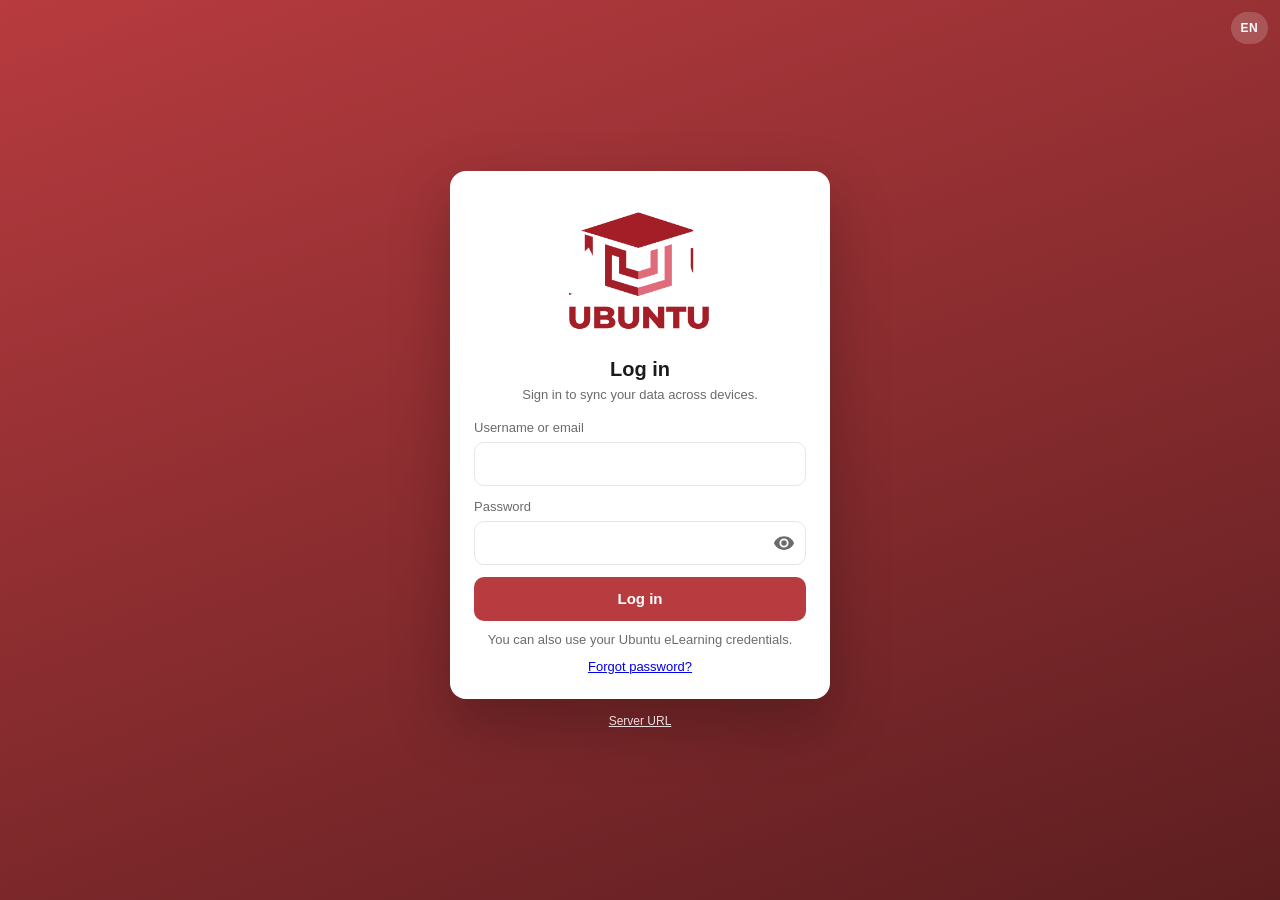
<file: app/index.html>
<!doctype html>
<html lang="fr">
<head>
  <meta charset="utf-8" />
  <meta name="viewport" content="width=device-width, initial-scale=1, viewport-fit=cover" />
  <meta name="theme-color" content="#B73B3F" />
  <meta name="apple-mobile-web-app-capable" content="yes" />
  <meta name="apple-mobile-web-app-status-bar-style" content="default" />
  <meta name="apple-mobile-web-app-title" content="Ubuntu 3.0" />
  <link rel="manifest" href="manifest.webmanifest" />
  <link rel="icon" type="image/png" sizes="192x192" href="icon-192.png" />
  <link rel="apple-touch-icon" href="icon-192.png" />
  <link rel="stylesheet" href="app.css" />
  <title>Ubuntu 3.0 — Suivi &amp; Évaluation</title>
</head>
<body>
  <header class="app-header">
    <div class="app-header__inner">
      <div class="app-header__nav">
        <button class="nav-btn" id="nav-back-btn" type="button" title="Back" aria-label="Back">
          <svg viewBox="0 0 24 24" width="18" height="18" aria-hidden="true"><path fill="currentColor" d="M15.41 7.41 14 6l-6 6 6 6 1.41-1.41L10.83 12z"/></svg>
        </button>
        <button class="nav-btn" id="nav-fwd-btn" type="button" title="Forward" aria-label="Forward">
          <svg viewBox="0 0 24 24" width="18" height="18" aria-hidden="true"><path fill="currentColor" d="M8.59 16.59 10 18l6-6-6-6-1.41 1.41L13.17 12z"/></svg>
        </button>
      </div>
      <h1 class="app-header__title" id="page-title">Ubuntu 3.0</h1>
      <div class="app-header__status">
        <button class="sync-btn" id="sync-btn" type="button" data-state="idle">
          <svg class="sync-icon" viewBox="0 0 24 24" width="18" height="18" aria-hidden="true"><path fill="currentColor" d="M12 4V1L8 5l4 4V6c3.31 0 6 2.69 6 6 0 1.01-.25 1.97-.7 2.8l1.46 1.46A7.93 7.93 0 0 0 20 12c0-4.42-3.58-8-8-8zm0 14c-3.31 0-6-2.69-6-6 0-1.01.25-1.97.7-2.8L5.24 7.74A7.93 7.93 0 0 0 4 12c0 4.42 3.58 8 8 8v3l4-4-4-4v3z"/></svg>
        </button>
        <button class="bell-btn" id="bell-btn" type="button" title="Notifications" aria-label="Notifications" data-count="0">
          <svg viewBox="0 0 24 24" width="18" height="18" aria-hidden="true"><path fill="currentColor" d="M12 22c1.1 0 2-.9 2-2h-4a2 2 0 0 0 2 2zm6-6V11c0-3.07-1.63-5.64-4.5-6.32V4a1.5 1.5 0 0 0-3 0v.68C7.64 5.36 6 7.92 6 11v5l-2 2v1h16v-1l-2-2z"/></svg>
          <span class="bell-dot" id="bell-dot" hidden></span>
        </button>
        <!-- v0.3.7 — language switcher hidden from the header; trainers
             change language from the More tab's Language card instead. -->
        <button class="lang-btn" id="lang-btn" type="button" aria-haspopup="menu" aria-expanded="false" hidden>
          <svg viewBox="0 0 24 24" width="16" height="16" aria-hidden="true"><path fill="currentColor" d="M12 2a10 10 0 1 0 10 10A10 10 0 0 0 12 2zm6.93 7h-2.95a15.65 15.65 0 0 0-1.38-3.56A8 8 0 0 1 18.92 9zM12 4a13.41 13.41 0 0 1 1.92 5H10.08A13.41 13.41 0 0 1 12 4zM4.26 14a7.84 7.84 0 0 1 0-4h3.38a16.6 16.6 0 0 0 0 4zm.81 2h2.95a15.65 15.65 0 0 0 1.38 3.56A8 8 0 0 1 5.08 16zm2.95-8H5.08a8 8 0 0 1 4.32-3.56A15.65 15.65 0 0 0 8.02 8zM12 20a13.41 13.41 0 0 1-1.92-5h3.84A13.41 13.41 0 0 1 12 20zm2.34-7H9.66a14.93 14.93 0 0 1 0-4h4.68a14.93 14.93 0 0 1 0 4zm.26 6.56A15.65 15.65 0 0 0 15.98 16h2.95a8 8 0 0 1-4.33 3.56zM16.36 14a16.6 16.6 0 0 0 0-4h3.38a7.84 7.84 0 0 1 0 4z"/></svg>
          <span class="lang-btn__code" id="lang-current">FR</span>
        </button>
        <span class="net-dot" id="net-dot"></span>
      </div>
    </div>
    <div class="lang-menu" id="lang-menu" role="menu" hidden>
      <button class="lang-menu__item" type="button" role="menuitem" data-lang="fr"><span class="lang-menu__code">FR</span> Français</button>
      <button class="lang-menu__item" type="button" role="menuitem" data-lang="en"><span class="lang-menu__code">EN</span> English</button>
      <button class="lang-menu__item" type="button" role="menuitem" data-lang="rn"><span class="lang-menu__code">RN</span> Ikirundi</button>
      <button class="lang-menu__item" type="button" role="menuitem" data-lang="sw"><span class="lang-menu__code">SW</span> Kiswahili</button>
      <button class="lang-menu__item" type="button" role="menuitem" data-lang="ar" lang="ar"><span class="lang-menu__code">AR</span> العربية</button>
    </div>
  </header>

  <main id="view" class="view" aria-live="polite"></main>

  <nav class="tabbar" role="navigation" aria-label="Navigation principale">
    <!-- Order chosen by usage frequency: most → least -->
    <a class="tab" href="#/dashboard" data-tab="dashboard">
      <svg viewBox="0 0 24 24" width="22" height="22" aria-hidden="true"><path fill="currentColor" d="M3 13h8V3H3v10zm0 8h8v-6H3v6zm10 0h8V11h-8v10zm0-18v6h8V3h-8z"/></svg>
      <span data-i18n="tab.dashboard">Tableau</span>
    </a>
    <a class="tab" href="#/sessions" data-tab="sessions">
      <svg viewBox="0 0 24 24" width="22" height="22" aria-hidden="true"><path fill="currentColor" d="M19 4h-1V2h-2v2H8V2H6v2H5C3.9 4 3 4.9 3 6v14c0 1.1.9 2 2 2h14c1.1 0 2-.9 2-2V6c0-1.1-.9-2-2-2zm0 16H5V10h14v10zm0-12H5V6h14v2zM7 12h5v5H7z"/></svg>
      <span data-i18n="tab.sessions">Sessions</span>
    </a>
    <a class="tab" href="#/stories" data-tab="stories">
      <svg viewBox="0 0 24 24" width="22" height="22" aria-hidden="true"><path fill="currentColor" d="M20 2H4c-1.1 0-2 .9-2 2v18l4-4h14c1.1 0 2-.9 2-2V4c0-1.1-.9-2-2-2zM6 9h12v2H6V9zm8 5H6v-2h8v2zm4-6H6V6h12v2z"/></svg>
      <span data-i18n="tab.stories">Récits</span>
    </a>
    <a class="tab" href="#/groups" data-tab="groups">
      <svg viewBox="0 0 24 24" width="22" height="22" aria-hidden="true"><path fill="currentColor" d="M4 6h16v2H4zm0 5h16v2H4zm0 5h16v2H4z"/><circle cx="6" cy="7" r="1.4" fill="currentColor"/><circle cx="6" cy="12" r="1.4" fill="currentColor"/><circle cx="6" cy="17" r="1.4" fill="currentColor"/></svg>
      <span data-i18n="tab.courses">Cours</span>
    </a>
    <a class="tab" href="#/cohorts" data-tab="cohorts">
      <svg viewBox="0 0 24 24" width="22" height="22" aria-hidden="true"><path fill="currentColor" d="M16 11c1.66 0 2.99-1.34 2.99-3S17.66 5 16 5s-3 1.34-3 3 1.34 3 3 3zM8 11c1.66 0 2.99-1.34 2.99-3S9.66 5 8 5 5 6.34 5 8s1.34 3 3 3zm0 2c-2.33 0-7 1.17-7 3.5V19h14v-2.5C15 14.17 10.33 13 8 13zm8 0c-.29 0-.62.02-.97.05 1.16.84 1.97 1.97 1.97 3.45V19h6v-2.5c0-2.33-4.67-3.5-7-3.5z"/></svg>
      <span data-i18n="tab.cohorts">Années académiques</span>
    </a>
    <a class="tab" href="#/reports" data-tab="reports">
      <svg viewBox="0 0 24 24" width="22" height="22" aria-hidden="true"><path fill="currentColor" d="M5 9.2h3V19H5V9.2zm5.6-5h2.8V19h-2.8V4.2zM16.2 13H19V19h-2.8v-6z"/></svg>
      <span data-i18n="tab.reports">Rapports</span>
    </a>
    <a class="tab" href="#/more" data-tab="more">
      <svg viewBox="0 0 24 24" width="22" height="22" aria-hidden="true"><circle cx="5" cy="12" r="2" fill="currentColor"/><circle cx="12" cy="12" r="2" fill="currentColor"/><circle cx="19" cy="12" r="2" fill="currentColor"/></svg>
      <span data-i18n="tab.more">Plus</span>
    </a>
  </nav>

  <div id="toast" class="toast" role="status" aria-live="polite" hidden></div>

  <script src="i18n.js" defer></script>
  <script src="db.js" defer></script>
  <script src="api.js" defer></script>
  <script src="sync.js" defer></script>
  <script src="app.js" defer></script>
</body>
</html>
</file>
<file: app/app.css>
/* Ubuntu 3.0 — base styles, mobile-first */
:root {
  --brand: #B73B3F;
  --brand-dark: #8C2D31;
  --brand-tint: #FBEDED;
  --bg: #F7F7F8;
  --card: #FFFFFF;
  --text: #1B1B1B;
  --muted: #6B6B6B;
  --border: #E6E6E8;
  --shadow: 0 1px 2px rgba(0,0,0,0.04), 0 4px 12px rgba(0,0,0,0.05);
  --success: #2D8659;
  --warning: #B7791F;
  --danger: #B73B3F;
  --radius: 14px;
  --tabbar-h: 64px;
  --header-h: 56px;
  --safe-bottom: env(safe-area-inset-bottom, 0px);
  --safe-top: env(safe-area-inset-top, 0px);
}

* { box-sizing: border-box; }

html, body { margin: 0; padding: 0; }
body {
  font-family: -apple-system, BlinkMacSystemFont, 'Segoe UI', Roboto, 'Helvetica Neue', Arial, sans-serif;
  background: var(--bg);
  color: var(--text);
  font-size: 16px;
  line-height: 1.45;
  -webkit-font-smoothing: antialiased;
  -webkit-tap-highlight-color: transparent;
}

/* ---------- header ---------- */
.app-header {
  position: sticky; top: 0; z-index: 10;
  background: var(--brand);
  color: #fff;
  padding-top: var(--safe-top);
}
.app-header__inner {
  height: var(--header-h);
  display: flex;
  align-items: center;
  gap: 8px;
  padding: 0 12px;
}
.app-header__title {
  flex: 1;
  margin: 0;
  font-size: 22px;
  font-weight: 800;
  letter-spacing: 0.2px;
  white-space: nowrap;
  overflow: hidden;
  text-overflow: ellipsis;
}
/* Forward-nav button hidden for now — trainers asked for Back only.
   The JS that powers it stays in place; only the visual is suppressed. */
#nav-fwd-btn { display: none !important; }
.app-header__status { display: flex; align-items: center; gap: 10px; }
.icon-btn {
  background: transparent;
  border: 0;
  color: #fff;
  padding: 8px;
  border-radius: 999px;
  display: inline-flex;
  align-items: center;
  justify-content: center;
  cursor: pointer;
}
.icon-btn:active { background: rgba(255,255,255,.15); }
.net-dot {
  width: 10px; height: 10px; border-radius: 50%;
  /* Green when online — reads as a familiar "good signal" cue on the
     red header. Falls back to a hex value in case --success isn't
     loaded yet during the first paint. */
  background: var(--success, #2D8659);
  box-shadow: 0 0 0 2px rgba(255,255,255,.4);
  display: inline-block;
}
.net-dot.offline { background: #ffd75e; box-shadow: 0 0 0 2px rgba(255,255,255,.4); }

/* ---------- sync button ---------- */
.sync-btn {
  background: rgba(255,255,255,.15);
  color: #fff;
  border: 0;
  border-radius: 999px;
  width: 32px; height: 32px;
  display: inline-flex; align-items: center; justify-content: center;
  cursor: pointer;
  padding: 0;
}
.sync-btn:active { background: rgba(255,255,255,.28); }
.sync-btn[data-state="syncing"] .sync-icon { animation: sync-spin 1.1s linear infinite; }

/* ---------- header back / forward nav ---------- */
.app-header__nav {
  display: inline-flex;
  align-items: center;
  gap: 6px;
  margin-right: 8px;
}
.nav-btn {
  background: rgba(255,255,255,.15);
  color: #fff;
  border: 0;
  border-radius: 999px;
  width: 32px; height: 32px;
  display: inline-flex; align-items: center; justify-content: center;
  cursor: pointer;
  padding: 0;
}
.nav-btn:hover,
.nav-btn:active { background: rgba(255,255,255,.28); }
.nav-btn[disabled] { opacity: .45; cursor: not-allowed; }

/* ---------- header notification bell ---------- */
.bell-btn {
  position: relative;
  background: rgba(255,255,255,.15);
  color: #fff;
  border: 0;
  border-radius: 999px;
  width: 32px; height: 32px;
  display: inline-flex; align-items: center; justify-content: center;
  cursor: pointer;
  padding: 0;
}
.bell-btn:hover,
.bell-btn:active { background: rgba(255,255,255,.28); }
/* Notification badge — sits on the bell with the count of unseen
   Moodle items. Auto-sizes to the digits inside; goes round when
   there's a single character, pill-shaped for 2-3 chars. */
.bell-dot {
  position: absolute;
  top: -4px; right: -4px;
  min-width: 16px; height: 16px;
  padding: 0 4px;
  background: #FFD43B;
  color: var(--brand-dark);
  border-radius: 999px;
  box-shadow: 0 0 0 2px var(--brand);
  pointer-events: none;
  display: inline-flex; align-items: center; justify-content: center;
  font-size: 10px; line-height: 1; font-weight: 800;
}
.bell-btn[data-count="0"] .bell-dot { display: none; }
.sync-btn[data-state="error"]    { background: rgba(255,255,255,.18); color: #FFD0CE; }
.sync-btn[data-state="offline"]  { color: #FFE89A; }
.sync-btn[data-state="idle"]     { color: #FFFFFF; }
@keyframes sync-spin { from { transform: rotate(0deg); } to { transform: rotate(360deg); } }

/* ---------- settings icon button (header) ---------- */
.settings-btn {
  background: rgba(255,255,255,.15);
  color: #fff;
  border: 0;
  border-radius: 999px;
  width: 32px; height: 32px;
  display: inline-flex; align-items: center; justify-content: center;
  cursor: pointer;
  text-decoration: none;
  padding: 0;
}
.settings-btn:active,
.settings-btn:hover { background: rgba(255,255,255,.28); }

/* ---------- language switcher ---------- */
.lang-btn {
  display: inline-flex; align-items: center; gap: 4px;
  background: rgba(255,255,255,.18);
  color: #fff;
  border: 0;
  border-radius: 999px;
  padding: 6px 10px;
  font-size: 12px;
  font-weight: 700;
  letter-spacing: .4px;
  cursor: pointer;
  min-height: 32px;
}
.lang-btn:active { background: rgba(255,255,255,.28); }
.lang-btn[aria-expanded="true"] { background: rgba(255,255,255,.28); }
/* Author display:inline-flex above wins over the browser default
   [hidden] { display: none }, so the hidden attribute alone wouldn't
   work — be explicit. Used when the header lang button is hidden. */
.lang-btn[hidden] { display: none; }
.lang-btn__code { line-height: 1; }

.lang-menu {
  position: absolute;
  right: 12px;
  top: calc(var(--header-h) + var(--safe-top) - 4px);
  background: #fff;
  border-radius: 12px;
  box-shadow: 0 8px 24px rgba(0,0,0,.18);
  border: 1px solid var(--border);
  min-width: 180px;
  overflow: hidden;
  z-index: 30;
}
.lang-menu__item {
  display: flex; align-items: center; gap: 10px;
  width: 100%;
  background: #fff;
  color: var(--text);
  border: 0;
  padding: 12px 14px;
  font-size: 14px;
  cursor: pointer;
  text-align: left;
  min-height: 44px;
}
.lang-menu__item:hover { background: #F4F4F6; }
.lang-menu__item:active { background: var(--brand-tint); }
.lang-menu__item[aria-current="true"] {
  color: var(--brand);
  font-weight: 600;
}
.lang-menu__code {
  display: inline-block;
  min-width: 28px;
  padding: 2px 6px;
  background: var(--brand-tint);
  color: var(--brand-dark);
  border-radius: 6px;
  font-size: 11px;
  font-weight: 700;
  text-align: center;
  letter-spacing: .4px;
}
.lang-menu__item[aria-current="true"] .lang-menu__code {
  background: var(--brand);
  color: #fff;
}

/* ---------- main view ---------- */
.view {
  padding: 16px;
  padding-bottom: calc(var(--tabbar-h) + 24px + var(--safe-bottom));
  max-width: 720px;
  margin: 0 auto;
}

/* ---------- tabbar ---------- */
.tabbar {
  position: fixed; left: 0; right: 0; bottom: 0;
  height: calc(var(--tabbar-h) + var(--safe-bottom));
  padding-bottom: var(--safe-bottom);
  background: #fff;
  border-top: 1px solid var(--border);
  display: grid;
  /* Default to the maximum number of tabs we ship (Dashboard, Sessions,
     Stories, Courses, Cohorts, Reports, More). applyTabVisibility()
     overrides this inline with the count of visible tabs so the bar
     redistributes evenly when one is hidden. */
  grid-template-columns: repeat(7, 1fr);
  z-index: 9;
}
.tab {
  display: flex; flex-direction: column; align-items: center; justify-content: center;
  text-decoration: none;
  color: var(--muted);
  font-size: 10.5px;
  gap: 2px;
  padding: 6px 0;
  white-space: nowrap;
}
.tab[aria-current="page"] { color: var(--brand); }
.tab span { line-height: 1; }
/* Without this rule the .tab class wins over the browser's default
   [hidden] { display: none }, so a hidden tab would still render as a
   flex column. Needed by SETTINGS.chromeCfg → applyTabVisibility. */
.tab[hidden] { display: none; }

/* ---------- typography & utility ---------- */
h2 { font-size: 20px; margin: 8px 0 12px; }
h3 { font-size: 16px; margin: 8px 0 8px; }
p { margin: 6px 0; }
.muted { color: var(--muted); }
.small { font-size: 13px; }
.row { display: flex; gap: 8px; align-items: center; }
.row.between { justify-content: space-between; }
.grow { flex: 1; }
.spacer { height: 12px; }
.spacer-lg { height: 20px; }
.hint { color: var(--muted); font-size: 13px; }

/* ---------- buttons ---------- */
.btn {
  display: inline-flex; align-items: center; justify-content: center;
  gap: 6px;
  background: var(--brand);
  color: #fff;
  border: 0;
  border-radius: 10px;
  padding: 12px 16px;
  font-size: 15px;
  font-weight: 600;
  cursor: pointer;
  min-height: 44px;
  text-decoration: none;
}
.btn:active { background: var(--brand-dark); }
.btn--ghost {
  background: transparent;
  color: var(--brand);
  border: 1px solid var(--brand);
}
.btn--ghost:active { background: var(--brand-tint); }
.btn--soft {
  background: var(--brand-tint);
  color: var(--brand-dark);
}
.btn--danger { background: var(--danger); }
.btn--block { width: 100%; }
.btn--sm { padding: 8px 12px; font-size: 13px; min-height: 36px; }

/* ---------- cards ---------- */
.card {
  background: var(--card);
  border: 1px solid var(--border);
  border-radius: var(--radius);
  padding: 14px;
  box-shadow: var(--shadow);
  margin-bottom: 12px;
}
.card__title { font-weight: 600; font-size: 16px; margin: 0 0 4px; }
.card__sub { color: var(--muted); font-size: 13px; }
/* Session photo banner — visual proof of attendance, shown above the
   session header card when a photo is attached. Height is capped so
   the banner stays a "thumbnail strip" rather than dominating the
   screen on tall portraits. */
.session-photo-banner {
  position: relative;
  margin: 0 0 12px;
  border-radius: var(--radius);
  overflow: hidden;
  background: #eee;
  max-height: 140px;
}
.session-photo-banner img {
  width: 100%;
  max-height: 140px;
  object-fit: cover;
  display: block;
  cursor: grab;
  /* Prevent the page from scrolling when the trainer drags inside the
     banner to reposition the crop — pointer events handle the gesture. */
  touch-action: none;
  user-select: none;
  -webkit-user-drag: none;
}
.session-photo-banner img.is-dragging { cursor: grabbing; }
.session-photo-banner__delete {
  position: absolute;
  top: 8px; right: 8px;
  width: 32px; height: 32px;
  border: 0; padding: 0;
  border-radius: 50%;
  background: rgba(0, 0, 0, 0.55);
  color: #fff;
  cursor: pointer;
  display: inline-flex; align-items: center; justify-content: center;
  transition: background .12s;
}
.session-photo-banner__delete:hover { background: rgba(0, 0, 0, 0.75); }
.session-photo-banner__delete svg { width: 18px; height: 18px; }

/* Voice-note strip — sits between the photo banner and the session
   header card. Holds a native <audio controls> player and a delete X
   on the right so the trainer can drop the memo as easily as a photo. */
.session-audio-strip {
  display: flex;
  align-items: center;
  gap: 10px;
  padding: 8px 10px 8px 12px;
  background: var(--brand-tint);
  border: 1px solid rgba(183, 59, 63, 0.15);
  border-radius: var(--radius);
  margin: 0 0 12px;
}
.session-audio-strip audio {
  flex: 1; min-width: 0;
  height: 36px;
}
.session-audio-strip__delete {
  background: transparent;
  border: 0; padding: 4px;
  color: var(--muted);
  cursor: pointer;
  display: inline-flex; align-items: center; justify-content: center;
  border-radius: 8px;
}
.session-audio-strip__delete:hover { color: var(--brand); background: rgba(255,255,255,.5); }
.session-audio-strip__delete svg { width: 18px; height: 18px; }

/* Accent variant — light brand-tinted header card used on
   Course / Cohort / Session detail pages so the top card stands out
   from the lists below it. */
.card--accent {
  background: var(--brand-tint);
  border-color: rgba(183, 59, 63, 0.22);
}
.card--accent .card__title { color: var(--brand-dark); }
.card-link {
  display: block; text-decoration: none; color: inherit;
}
.card-link:active .card { background: #FAFAFA; }

/* Dashboard greeting — bigger than a generic .small muted line so the
   trainer's name lands as a personal cue, while keeping the snapshot
   sentence next to it. <strong> inside picks up the brand colour. */
.dash-hello {
  font-size: 17px;
  line-height: 1.35;
  color: var(--text);
  margin: 4px 0 14px;
}
.dash-hello strong { color: var(--brand-dark); font-weight: 700; }

/* dashboard KPIs */
.kpis {
  display: grid;
  grid-template-columns: 1fr;
  gap: 12px;
  margin-bottom: 14px;
}
@media (min-width: 560px) {
  .kpis { grid-template-columns: repeat(auto-fit, minmax(220px, 1fr)); }
}
.kpi {
  background: linear-gradient(135deg, var(--brand) 0%, var(--brand-dark) 100%);
  color: #fff;
  border-radius: var(--radius);
  padding: 18px 20px;
  box-shadow: 0 6px 20px rgba(183, 59, 63, 0.25);
}
.kpi__label {
  color: rgba(255, 255, 255, 0.85);
  font-size: 12px;
  text-transform: uppercase;
  letter-spacing: .5px;
  font-weight: 600;
}
.kpi__value {
  font-size: 36px;
  font-weight: 700;
  line-height: 1;
  margin: 6px 0 4px;
}
.kpi__sub {
  color: rgba(255, 255, 255, 0.85);
  font-size: 13px;
}
.kpi__bar {
  background: rgba(255, 255, 255, 0.25);
  height: 8px;
  border-radius: 4px;
  overflow: hidden;
  margin-top: 12px;
}
.kpi__bar-fill { background: #fff; height: 100%; }

/* dashboard tiles */
.tiles { display: grid; grid-template-columns: 1fr 1fr; gap: 12px; }
.tile {
  background: #fff;
  border: 1px solid var(--border);
  border-radius: var(--radius);
  padding: 14px;
  box-shadow: var(--shadow);
}
.tile__label { color: var(--muted); font-size: 12px; text-transform: uppercase; letter-spacing: .4px; }
.tile__value { font-size: 28px; font-weight: 700; margin-top: 4px; }
.tile__sub { color: var(--muted); font-size: 12px; margin-top: 4px; }
.tile--wide { grid-column: span 2; }

/* Clickable tile — used on the dashboard as shortcuts */
.tile--link {
  display: block;
  text-decoration: none;
  color: inherit;
  transition: transform 0.1s ease, box-shadow 0.15s ease, border-color 0.15s ease;
}
.tile--link::after {
  content: "›";
  float: right;
  color: var(--muted);
  font-size: 22px;
  line-height: 1;
  margin-top: -2px;
}
.tile--link:hover {
  border-color: var(--brand-tint);
  box-shadow: 0 4px 14px rgba(0,0,0,0.08);
}
.tile--link:active {
  transform: translateY(1px);
}

.bar { background: #EEE; height: 8px; border-radius: 4px; overflow: hidden; margin-top: 6px; }
.bar__fill { background: var(--brand); height: 100%; }

/* ---------- Resume strip ("Pick up where you left off") ----------
   These shortcuts always show under the greeting. Deliberately leaner
   than .tile — smaller padding, smaller text, no drop shadow, soft tinted
   background — so the eye reads them as "history" rather than "metrics". */
.resume-strip {
  display: grid;
  grid-template-columns: repeat(3, 1fr);
  gap: 8px;
  margin-bottom: 6px;
}
@media (max-width: 540px) {
  .resume-strip { grid-template-columns: 1fr; }
}
.resume-tile {
  display: block;
  text-decoration: none;
  color: inherit;
  background: var(--brand-soft, rgba(174, 27, 27, 0.06));
  border: 1px dashed var(--brand-tint, rgba(174, 27, 27, 0.25));
  border-radius: 10px;
  padding: 8px 10px;
  min-height: 56px;
  transition: background 0.12s ease, border-color 0.12s ease;
}
.resume-tile:hover  { background: var(--brand-soft-2, rgba(174, 27, 27, 0.10)); border-color: var(--brand); }
.resume-tile:active { transform: translateY(1px); }
.resume-tile__label {
  color: var(--brand);
  font-size: 10.5px;
  text-transform: uppercase;
  letter-spacing: .5px;
  font-weight: 700;
  line-height: 1;
}
.resume-tile__title {
  font-size: 13.5px;
  line-height: 1.25;
  font-weight: 600;
  margin-top: 4px;
  /* Two-line clamp keeps cards equal-height */
  display: -webkit-box;
  -webkit-line-clamp: 2;
  -webkit-box-orient: vertical;
  overflow: hidden;
}
.resume-tile__sub {
  color: var(--muted);
  font-size: 11px;
  margin-top: 2px;
  white-space: nowrap;
  overflow: hidden;
  text-overflow: ellipsis;
}
.resume-tile--empty {
  border-style: dotted;
  background: transparent;
  color: var(--muted);
  font-style: italic;
}
.resume-tile--empty .resume-tile__title { font-weight: 500; color: var(--muted); }
/* Extra breathing room between the resume strip and the info tiles */
.resume-spacer { height: 22px; }

/* ---------- login logo block ---------- */
.login-logo {
  display: flex;
  justify-content: center;
  align-items: center;
  padding: 8px 0 16px;
  margin: 0 -2px;
}
.login-logo img {
  display: block;
  max-width: 60%;
  max-height: 180px;
  height: auto;
  width: auto;
}

/* ---------- generic popup (Settings, etc.) ----------
 * Mobile-friendly centred dialog inspired by iOS / Material dialogs. Dim
 * scrim behind, rounded white card on top, scrolls internally so the page
 * underneath never reflows. Closes on backdrop click, Esc, or the ✕ button.
 */
.popup-bg {
  position: fixed;
  inset: 0;
  background: rgba(0, 0, 0, .45);
  z-index: 300;
  display: flex;
  align-items: center;
  justify-content: center;
  padding: 16px;
  padding-top: calc(16px + var(--safe-top));
  padding-bottom: calc(16px + var(--safe-bottom));
  animation: popup-fade-in 120ms ease-out;
}
@keyframes popup-fade-in { from { opacity: 0; } to { opacity: 1; } }
.popup {
  background: #fff;
  border-radius: 16px;
  box-shadow: 0 24px 60px rgba(0,0,0,.30);
  width: min(440px, 100%);
  max-height: calc(100vh - 32px - var(--safe-top) - var(--safe-bottom));
  display: flex;
  flex-direction: column;
  overflow: hidden;
  animation: popup-pop 160ms cubic-bezier(.2,.9,.4,1.1);
}
@keyframes popup-pop {
  from { opacity: 0; transform: translateY(8px) scale(.96); }
  to   { opacity: 1; transform: translateY(0)   scale(1);   }
}
.popup__head {
  display: flex;
  align-items: center;
  justify-content: space-between;
  padding: 14px 16px;
  border-bottom: 1px solid var(--border);
}
.popup__title { font-size: 17px; font-weight: 700; margin: 0; }
.popup__close {
  background: transparent;
  border: 0;
  border-radius: 999px;
  width: 32px; height: 32px;
  display: inline-flex; align-items: center; justify-content: center;
  cursor: pointer;
  color: var(--muted);
  font-size: 22px;
  line-height: 1;
  padding: 0;
}
.popup__close:hover { background: var(--brand-tint); color: var(--text); }
.popup__body {
  padding: 14px 16px 16px;
  overflow-y: auto;
  -webkit-overflow-scrolling: touch;
}
.popup__section { margin-bottom: 14px; }
.popup__section:last-child { margin-bottom: 0; }
.popup__section h4 {
  font-size: 12px;
  text-transform: uppercase;
  letter-spacing: .5px;
  color: var(--muted);
  margin: 4px 0 8px;
  font-weight: 700;
}
.popup__row {
  display: flex;
  align-items: center;
  gap: 10px;
  padding: 8px 4px;
  cursor: pointer;
  border-radius: 8px;
}
.popup__row:hover { background: rgba(0,0,0,.03); }
.popup__row input[type="checkbox"] {
  width: 18px; height: 18px; flex: none; accent-color: var(--brand);
}

/* On narrow phones, snap to a bottom sheet so it feels native. */
@media (max-width: 480px) {
  .popup-bg { align-items: flex-end; padding: 0; }
  .popup {
    width: 100%;
    max-width: 100%;
    border-radius: 18px 18px 0 0;
    max-height: 85vh;
    animation: popup-slide-up 200ms cubic-bezier(.2,.85,.3,1);
  }
  @keyframes popup-slide-up {
    from { transform: translateY(100%); }
    to   { transform: translateY(0); }
  }
}

/* ---------- auth overlay (login / forgot / reset) ----------
 * Full-screen branded gradient covering the app shell during auth flows.
 * Centred white card sits on top. Lang switcher is repositioned into the
 * top-right corner so trainers can still change language.
 */
.auth-overlay {
  position: fixed;
  inset: 0;
  background: linear-gradient(160deg, var(--brand), #5D1E20);
  display: flex;
  align-items: flex-start;
  justify-content: center;
  z-index: 200;
  padding: calc(20px + var(--safe-top)) 20px calc(20px + var(--safe-bottom));
  overflow-y: auto;
  -webkit-overflow-scrolling: touch;
}
.auth-overlay__inner {
  width: min(380px, 100%);
  margin: auto 0;
}
.auth-card {
  background: #fff;
  color: var(--text);
  padding: 28px 24px 22px;
  border-radius: 16px;
  box-shadow: 0 24px 60px rgba(0,0,0,.25);
}
.auth-card h2 {
  text-align: center;
  margin: 4px 0 2px;
  font-size: 20px;
}
.auth-card .muted {
  text-align: center;
  margin: 0 0 14px;
  font-size: 13px;
}
.auth-card .login-logo { padding: 0 0 12px; }
.auth-card .login-logo img { max-height: 140px; }
.auth-corner {
  position: absolute;
  top: calc(12px + var(--safe-top));
  right: 12px;
  z-index: 201;
}
.auth-server-toggle {
  display: block;
  text-align: center;
  margin-top: 14px;
  font-size: 12px;
  color: rgba(255,255,255,.85);
  text-decoration: underline;
  background: transparent;
  border: 0;
  cursor: pointer;
  width: 100%;
}
.auth-server-card {
  background: rgba(255,255,255,.96);
  margin-top: 10px;
  padding: 14px 16px;
  border-radius: 12px;
}
.auth-server-card h3 { margin: 0 0 4px; font-size: 14px; }
.auth-server-card .small.muted { text-align: left; margin: 0 0 8px; }

/* ---------- forms ---------- */
.form-group { margin-bottom: 12px; }
.form-group label { display: block; font-size: 13px; color: var(--muted); margin-bottom: 4px; }
.form-group input[type="text"],
.form-group input[type="date"],
.form-group input[type="email"],
.form-group input[type="password"],
.form-group input[type="tel"],
.form-group input[type="number"],
.form-group select,
.form-group textarea {
  width: 100%;
  padding: 12px;
  font-size: 16px;
  border: 1px solid var(--border);
  border-radius: 10px;
  background: #fff;
  color: var(--text);
}
.form-group textarea { min-height: 96px; resize: vertical; }
.form-group input:focus, .form-group select:focus, .form-group textarea:focus {
  outline: none; border-color: var(--brand);
}

/* Password field + eye-toggle. The wrapper layouts the input full-width
   and overlays a transparent button at the right edge. The input keeps
   its native styling (border, padding) but adds extra right padding so
   the typed characters never collide with the eye glyph. */
.pw-wrap {
  position: relative;
  display: block;
}
.pw-wrap input {
  width: 100%;
  padding: 12px 44px 12px 12px;
  font-size: 16px;
  border: 1px solid var(--border);
  border-radius: 10px;
  background: #fff;
  color: var(--text);
}
.pw-wrap input:focus { outline: none; border-color: var(--brand); }
.pw-toggle {
  position: absolute;
  top: 50%; right: 4px;
  transform: translateY(-50%);
  width: 36px; height: 36px;
  display: inline-flex; align-items: center; justify-content: center;
  background: transparent;
  border: 0;
  color: var(--muted);
  cursor: pointer;
  border-radius: 8px;
  padding: 0;
}
.pw-toggle:hover  { color: var(--brand); background: var(--brand-tint); }
.pw-toggle:active { color: var(--brand-dark); }
.pw-toggle svg { width: 22px; height: 22px; }

/* v0.3.7 — rich-text editor for story.text */
.rt-wrapper {
  border: 1px solid var(--border);
  border-radius: 10px;
  background: #fff;
  overflow: hidden;
}
.rt-toolbar {
  display: flex; align-items: center; gap: 2px;
  padding: 4px 6px;
  background: #FBF9F8;
  border-bottom: 1px solid var(--border);
}
.rt-tb-btn {
  background: transparent; border: 0;
  min-width: 32px; height: 32px;
  padding: 0 6px;
  display: inline-flex; align-items: center; justify-content: center; gap: 4px;
  font-size: 14px; font-weight: 600;
  color: var(--text);
  border-radius: 6px;
  cursor: pointer;
}
.rt-tb-btn:hover  { background: var(--brand-tint, #F7E9E9); }
.rt-tb-btn:active { background: #F0D5D5; }
.rt-tb-btn.rt-active {
  background: var(--brand-tint, #F7E9E9);
  color: var(--brand);
  box-shadow: inset 0 -2px 0 var(--brand);
}
.rt-tb-sep {
  display: inline-block;
  width: 1px; height: 18px;
  background: var(--border);
  margin: 0 4px;
}
.rt-tb-icon { color: var(--muted); }
.rt-tb-icon:hover { color: var(--text); }
.rt-tb-icon svg { display: block; }
.rt-tb-color { position: relative; }
.rt-tb-color-swatch {
  display: inline-block;
  width: 12px; height: 4px;
  border-radius: 2px;
  margin-left: 1px;
  background: #1B1B1B;
}
.rt-editor {
  min-height: 120px;
  padding: 10px 12px;
  font-size: 16px;
  line-height: 1.45;
  color: var(--text);
  outline: none;
}
.rt-editor:focus { box-shadow: inset 0 0 0 2px var(--brand-tint, #F7E9E9); }
.rt-editor[data-placeholder]:empty::before {
  content: attr(data-placeholder);
  color: var(--muted);
  pointer-events: none;
}
.rt-editor p   { margin: 0 0 8px; }
.rt-editor ul,
.rt-editor ol  { margin: 4px 0 8px; padding-left: 22px; }
.rt-editor li  { margin-bottom: 2px; }
.rt-editor img { max-width: 100%; height: auto; border-radius: 8px; margin: 6px 0; }
.rt-editor a   { color: var(--brand); text-decoration: underline; }

/* ---------- list search bar (iOS Calls-screen style pill) ---------- */
.list-search {
  display: flex;
  align-items: center;
  gap: 10px;
  margin: 6px 0 12px;
}
.list-search-pill {
  flex: 1; min-width: 0;
  display: inline-flex;
  align-items: center;
  gap: 8px;
  background: #ECECEE;
  border-radius: 999px;
  padding: 9px 14px;
  cursor: text;
}
.list-search-glass {
  width: 16px; height: 16px;
  flex: none;
  color: var(--muted);
}
.list-search-input {
  flex: 1; min-width: 0;
  background: transparent;
  border: 0;
  outline: none;
  font-size: 16px;        /* 16px so iOS doesn't zoom in on focus */
  color: var(--text);
  padding: 0;
  appearance: none;
}
.list-search-input::placeholder {
  color: var(--muted);
}
/* Hide native clear / cancel buttons of type="search" — we use our own keys */
.list-search-input::-webkit-search-decoration,
.list-search-input::-webkit-search-cancel-button,
.list-search-input::-webkit-search-results-button,
.list-search-input::-webkit-search-results-decoration { display: none; }
.list-search-counter { white-space: nowrap; }
.list-search-pill:focus-within {
  background: #E2E2E5;
}

/* ---------- action circles (iOS Calls-style row under search) ---------- */
.action-circles {
  display: flex;
  /* Left-justified — matches the iOS Phone / Calls layout the strip
     was modelled on. With many circles, additional items scroll off
     to the right of the viewport. */
  justify-content: flex-start;
  gap: 18px;
  padding: 6px 2px 16px;
  margin: 0 0 4px;
  overflow-x: auto;
  scrollbar-width: none;
  -webkit-overflow-scrolling: touch;
}
.action-circles::-webkit-scrollbar { display: none; }
.action-circle {
  display: inline-flex;
  flex-direction: column;
  align-items: center;
  gap: 6px;
  flex: 0 0 auto;
  width: 64px;
  background: transparent;
  border: 0;
  padding: 0;
  color: var(--text);
  text-decoration: none;
  cursor: pointer;
  font: inherit;
}
.action-circle__icon {
  width: 48px; height: 48px;
  border-radius: 50%;
  background: #ECECEE;
  color: var(--brand);
  display: inline-flex;
  align-items: center;
  justify-content: center;
  transition: background .12s;
}
.action-circle__icon svg { width: 22px; height: 22px; }
.action-circle:hover .action-circle__icon { background: var(--brand-tint); }
.action-circle:active .action-circle__icon { background: var(--brand-tint); transform: scale(.96); }
.action-circle[disabled] { opacity: .5; pointer-events: none; }
/* v0.3.8 — Story starter prompts. Sit right below the rich-text
   editor on a new (blank) story form; tapping a chip injects it as
   the opening sentence and the card hides. */
.story-prompts {
  margin: 0 0 14px;
  padding: 12px 14px;
  background: #FFF7E5;
  border: 1px dashed #E8C97A;
  border-radius: 10px;
}
.story-prompts__title {
  font-weight: 700;
  color: #8C5A00;
  font-size: 14px;
  margin-bottom: 2px;
}
.story-prompts__intro {
  font-size: 13px;
  color: #7A4F00;
  margin: 0 0 10px;
}
.story-prompts__list {
  display: flex; flex-direction: column; gap: 6px;
}
.story-prompt-chip {
  text-align: left;
  background: #fff;
  border: 1px solid #E8C97A;
  border-radius: 8px;
  padding: 8px 10px;
  font: inherit;
  color: var(--text);
  cursor: pointer;
  transition: background .12s;
}
.story-prompt-chip:hover  { background: #FFF1CC; }
.story-prompt-chip:active { background: #FFE8AA; }

/* v0.3.8 — Attendance trend chart on the course detail page. Tiny
   hand-rolled SVG sized to flex with the card width on mobile. */
.trend-card { margin-bottom: 14px; }
.trend-chart-wrap { margin-top: 10px; }
.trend-chart {
  width: 100%;
  height: auto;
  max-height: 180px;
  display: block;
}

/* v0.3.8 — Participant attendance certificate. Paint as a centred A4
   sheet on screen; the print stylesheet at the bottom of this file
   strips the app chrome so the trainer's browser can save it as PDF. */
.certificate-page {
  max-width: 760px;
  margin: 16px auto 32px;
  background: #fff;
  border: 1px solid var(--border);
  border-radius: 12px;
  padding: 36px 44px 28px;
  box-shadow: 0 6px 24px rgba(0,0,0,.06);
  position: relative;
  color: var(--text);
}
.cert-actions {
  display: flex; gap: 8px; justify-content: flex-end;
  margin-bottom: 18px;
}
.cert-brand {
  display: flex; align-items: center; gap: 12px;
  border-bottom: 2px solid var(--brand);
  padding-bottom: 14px; margin-bottom: 22px;
}
.cert-brand__logo { width: 64px; height: 64px; object-fit: contain; }
.cert-brand__name {
  font-size: 18px; font-weight: 700;
  color: var(--brand);
  letter-spacing: .5px;
}
.cert-title {
  text-align: center; margin: 8px 0 4px;
  font-size: 28px; font-weight: 800;
  color: var(--brand-dark);
  letter-spacing: 1px;
}
.cert-intro {
  text-align: center; margin: 0 0 4px;
  color: var(--muted); font-size: 14px;
}
.cert-name {
  text-align: center; margin: 16px 0 18px;
  font-size: 30px; font-weight: 700;
  font-family: 'Georgia', 'Times New Roman', serif;
  border-bottom: 1px solid var(--border);
  padding-bottom: 12px;
}
.cert-body, .cert-stats {
  text-align: center; line-height: 1.55;
  font-size: 16px; margin: 8px auto 6px;
  max-width: 560px;
}
.cert-list-title {
  margin: 22px 0 6px;
  font-size: 14px; text-transform: uppercase; letter-spacing: .6px;
  color: var(--muted);
}
.cert-session-list {
  margin: 0; padding-left: 18px;
  font-size: 14px;
  column-count: 2; column-gap: 24px;
}
.cert-session-list li { break-inside: avoid; margin-bottom: 4px; }
.cert-sign {
  display: flex; gap: 24px; justify-content: space-between;
  margin-top: 36px;
}
.cert-sign__col { flex: 1; }
.cert-sign__line {
  border-bottom: 1px solid var(--text);
  padding-bottom: 4px; min-height: 28px;
  text-align: center;
}
.cert-sign__label {
  text-align: center; color: var(--muted); font-size: 12px;
  margin-top: 4px;
}
@media (max-width: 600px) {
  .certificate-page { padding: 22px 18px; margin: 8px 0 24px; }
  .cert-name { font-size: 22px; }
  .cert-title { font-size: 22px; }
  .cert-session-list { column-count: 1; }
}
/* Print: take over the whole page, strip the app shell. The
   certificate-mode class on body is added/removed by certificateView. */
@media print {
  body.certificate-mode .app-header,
  body.certificate-mode .tabbar,
  body.certificate-mode .toast,
  body.certificate-mode .no-print { display: none !important; }
  body.certificate-mode {
    background: #fff;
    padding-bottom: 0;
  }
  body.certificate-mode .view { padding: 0; }
  .certificate-page {
    margin: 0; box-shadow: none;
    border: 0; border-radius: 0;
    max-width: 100%;
    padding: 0;
  }
}

/* At-risk pill — surfaces participants with 3+ consecutive recorded
   absences so M&E coordinators can follow up before they drop. Warm
   amber so it reads as a 'careful' cue, not a hard error. */
.pill--at-risk {
  background: #FFE7B3;
  color: #7A4F00;
  font-weight: 600;
}

/* Duplicate-name warning that appears under the + Create new person
   form when the typed name closely matches someone already enrolled. */
.dup-suggestion {
  background: #FFF7E5;
  border: 1px solid #F0C674;
}
.dup-suggestion h4 { color: #8C5A00; margin: 0; }
.dup-suggestion .list-item { background: #fff; }

/* Reports → "Participants to complete" — tappable summary that
   expands into an inline sex/age editor. Designed so the trainer can
   fix the data without ever leaving the Reports tab. */
.reports-missing-list { display: flex; flex-direction: column; gap: 0; }
.missing-row { margin-bottom: 8px; }
.missing-row__summary {
  width: 100%;
  background: transparent;
  border: 0;
  padding: 0;
  cursor: pointer;
  text-align: left;
  font: inherit;
  color: inherit;
}
.missing-row__summary .list-item { margin-bottom: 0; }
.missing-row__chev {
  flex: none;
  display: inline-flex;
  align-items: center;
  justify-content: center;
  color: var(--muted);
  transition: transform .15s;
}
.missing-row__chev svg { width: 18px; height: 18px; }
.missing-row.is-open .missing-row__chev { transform: rotate(90deg); }
.missing-row__editor {
  background: var(--brand-tint);
  border: 1px solid rgba(183, 59, 63, 0.18);
  border-top: 0;
  border-radius: 0 0 12px 12px;
  padding: 12px;
  margin-top: -1px;  /* tuck under the summary's border */
}
.missing-row.is-open .list-item {
  border-radius: 12px 12px 0 0;
  border-bottom: 0;
}

/* Recording state — used while holding the Voice circle on session
   detail. The icon disc pulses and turns brand-red so the trainer
   gets clear visual feedback that audio capture is live. */
.action-circle.is-recording .action-circle__icon {
  background: var(--brand);
  color: #fff;
  animation: ubuntu3-pulse 1s ease-in-out infinite;
}
@keyframes ubuntu3-pulse {
  0%, 100% { transform: scale(1); }
  50%      { transform: scale(1.12); }
}
.action-circle__label {
  font-size: 12px;
  line-height: 1.2;
  text-align: center;
  white-space: nowrap;
  overflow: hidden;
  text-overflow: ellipsis;
  max-width: 76px;
}
.checkbox {
  display: flex; align-items: center; gap: 8px;
}
.checkbox input { width: 20px; height: 20px; accent-color: var(--brand); }

/* ---------- list rows ---------- */
.list { display: flex; flex-direction: column; gap: 0; }
.list-item {
  display: flex; align-items: center; gap: 10px;
  background: #fff;
  border: 1px solid var(--border);
  border-radius: 12px;
  padding: 10px 12px;
  margin-bottom: 8px;
}
.list-item__title { font-weight: 600; }
.list-item__sub { color: var(--muted); font-size: 13px; }
.list-item .grow { min-width: 0; }
.list-item__title, .list-item__sub { overflow: hidden; text-overflow: ellipsis; white-space: nowrap; }

.toggle {
  appearance: none;
  width: 44px; height: 26px;
  background: #ddd;
  border-radius: 999px;
  position: relative;
  cursor: pointer;
  transition: background .15s;
}
.toggle:checked { background: var(--success); }
.toggle::after {
  content: "";
  position: absolute; top: 3px; left: 3px;
  width: 20px; height: 20px;
  background: #fff; border-radius: 50%;
  transition: transform .15s;
}
.toggle:checked::after { transform: translateX(18px); }

/* ---------- empty state ---------- */
.empty {
  text-align: center;
  padding: 40px 16px;
  color: var(--muted);
}
.empty h3 { margin: 8px 0 4px; color: var(--text); }

/* ---------- fab ---------- */
.fab {
  position: fixed; right: 16px;
  bottom: calc(var(--tabbar-h) + 16px + var(--safe-bottom));
  background: var(--brand); color: #fff;
  width: 56px; height: 56px; border-radius: 50%;
  display: flex; align-items: center; justify-content: center;
  border: 0;
  box-shadow: 0 4px 16px rgba(183,59,63,.35);
  cursor: pointer;
  z-index: 8;
}
.fab:active { background: var(--brand-dark); }

/* ---------- toast ---------- */
.toast {
  position: fixed; left: 50%; bottom: calc(var(--tabbar-h) + 24px + var(--safe-bottom));
  transform: translateX(-50%);
  background: #1B1B1B; color: #fff;
  padding: 10px 14px; border-radius: 999px;
  font-size: 14px;
  z-index: 20;
  box-shadow: 0 4px 16px rgba(0,0,0,.2);
}

/* ---------- thumbnails ---------- */
.thumb {
  width: 56px; height: 56px;
  background: #eee;
  border-radius: 10px;
  overflow: hidden;
  display: flex; align-items: center; justify-content: center;
  color: var(--muted);
  font-size: 11px;
  flex-shrink: 0;
}
.thumb img { width: 100%; height: 100%; object-fit: cover; display: block; }
/* Icon-only thumb used on list rows that don't have a photo. Mirrors the
   tab-bar glyph so each list visually maps to its tab. */
.thumb--icon {
  background: var(--brand-tint);
  color: var(--brand);
}
.thumb--icon svg { width: 30px; height: 30px; }
/* v0.3.9a — participant avatars: round crop; small variant for the dense
   attendance rows in the session view. */
.thumb--avatar { border-radius: 50%; }
.thumb--sm { width: 36px; height: 36px; }
.thumb--sm svg { width: 20px; height: 20px; }

/* card variant that lays its children out in a row so a thumb can sit
   next to the title/sub block on Cohort / Course / Session list rows. */
.card.card--row {
  display: flex;
  align-items: center;
  gap: 12px;
}
.card.card--row > .grow { min-width: 0; }

/* Section heading with a leading SVG icon — used on Attendance, the
   Participants/Sessions sub-headings inside a course, and the Courses
   sub-heading inside a cohort. Tone of the icon matches the brand red
   so the heading visually pairs with its detail card above. */
.section-h {
  display: flex;
  align-items: center;
  gap: 8px;
  margin: 14px 0 8px;
}
.section-h__icon {
  display: inline-flex;
  align-items: center;
  justify-content: center;
  width: 24px; height: 24px;
  color: var(--brand);
  flex-shrink: 0;
}
.section-h__icon svg { width: 22px; height: 22px; }
.section-h__text { line-height: 1.2; }
.section-h__row .section-h { margin: 0; }

/* ---------- pills ---------- */
.pill {
  display: inline-block;
  padding: 2px 8px;
  background: var(--brand-tint);
  color: var(--brand-dark);
  border-radius: 999px;
  font-size: 12px;
  font-weight: 600;
}
.pill--muted { background: #EEE; color: var(--muted); }
.pill--success { background: #DDEEE3; color: #1E5C3D; }
/* "Moodle" pill — used to mark groups/sessions/participants synced from Ubuntu eLearning */
.pill--moodle {
  background: #E3EEF7;
  color: #25517A;
  display: inline-flex;
  align-items: center;
  gap: 4px;
}
.pill--moodle::before {
  content: "";
  display: inline-block;
  width: 6px; height: 6px; border-radius: 50%;
  background: #2A6BA3;
}

/* Banner shown above forms whose record came from Ubuntu eLearning. Edits to
 * synced fields are blocked here and would be overwritten on the next sync. */
.synced-banner {
  background: #E3EEF7;
  color: #25517A;
  border: 1px solid #BCD4E8;
  border-radius: 10px;
  padding: 10px 12px;
  margin: 0 0 12px;
  font-size: 13px;
  line-height: 1.4;
}
.synced-banner strong { color: #14385C; }
.form-group input[disabled],
.form-group select[disabled],
.form-group textarea[disabled] {
  background: #F4F4F6;
  color: #6B6B6B;
  cursor: not-allowed;
}

/* ---------- attendance row ---------- */
.att-row {
  display: flex; align-items: center; gap: 12px;
  padding: 10px 12px;
  background: #fff;
  border: 1px solid var(--border);
  border-radius: 12px;
  margin-bottom: 8px;
}
/* Walk-in rows get a soft tinted background + accent border so trainers can
 * tell them apart from pre-enrolled attendees at a glance. */
.att-row--walkin {
  background: #FDF6F6;
  border-color: #E8C7C9;
  border-left: 4px solid var(--brand);
}

/* ---------- responsive ---------- */
@media (min-width: 720px) {
  .tiles { grid-template-columns: repeat(3, 1fr); }
  .tile--wide { grid-column: span 3; }
}

/* ---------- first-run tour (v0.3.8) ----------
 * 4-step coachmark series the first time a trainer lands on the dashboard.
 * Skippable, never shown again (gated by localStorage 'ubuntu30.tourSeen').
 * The backdrop is a full-screen dim with a "spotlight" hole over the current
 * tab — achieved by a 9999px ring shadow on the highlight element so we don't
 * have to clip-path anything. Coachmark tooltip floats above the tab bar.
 */
.tour-backdrop {
  position: fixed; inset: 0;
  z-index: 500;
  background: transparent;
  animation: tour-fade-in 140ms ease-out;
}
@keyframes tour-fade-in { from { opacity: 0; } to { opacity: 1; } }

.tour-spotlight {
  position: fixed;
  border-radius: 14px;
  /* Massive ring shadow gives us the "dim everywhere except this rectangle" effect. */
  box-shadow: 0 0 0 9999px rgba(0, 0, 0, .55);
  pointer-events: none;
  transition: top .18s ease, left .18s ease, width .18s ease, height .18s ease;
}

.tour-coachmark {
  position: fixed;
  width: min(320px, calc(100vw - 24px));
  background: #fff;
  color: var(--text);
  border-radius: 14px;
  box-shadow: 0 24px 60px rgba(0,0,0,.35);
  padding: 14px 16px 12px;
  z-index: 501;
  animation: tour-pop 200ms cubic-bezier(.2,.9,.4,1.1);
}
@keyframes tour-pop {
  from { opacity: 0; transform: translateY(6px) scale(.96); }
  to   { opacity: 1; transform: translateY(0)   scale(1);   }
}
.tour-coachmark__progress {
  font-size: 11px; color: var(--muted); margin: 0 0 4px;
  text-transform: uppercase; letter-spacing: .04em;
}
.tour-coachmark__title { font-size: 16px; font-weight: 700; margin: 0 0 4px; }
.tour-coachmark__body  { font-size: 14px; line-height: 1.4; margin: 0 0 10px; }
.tour-coachmark__actions {
  display: flex; align-items: center; gap: 8px;
}
.tour-coachmark__skip {
  background: none; border: 0; color: var(--muted);
  font-size: 13px; padding: 4px 6px; cursor: pointer;
  margin-right: auto;
}
.tour-coachmark__skip:hover { color: var(--text); }
.tour-coachmark__next {
  background: var(--brand); color: #fff;
  border: 0; border-radius: 10px;
  padding: 8px 14px; font-size: 14px; font-weight: 600;
  cursor: pointer;
}
.tour-coachmark__next:hover { background: var(--brand-dark, var(--brand)); }
/* Little triangle pointing down at the highlighted tab. */
.tour-coachmark__arrow {
  position: absolute; bottom: -7px; left: 50%;
  transform: translateX(-50%) rotate(45deg);
  width: 14px; height: 14px;
  background: #fff;
  box-shadow: 3px 3px 6px rgba(0,0,0,.08);
}

/* ============================================================
 *  Right-to-left locales (Arabic)
 *
 *  i18n.js sets <html dir="rtl"> for any locale listed in its RTL array.
 *  Flex and grid layouts mirror on their own; the rules below only cover
 *  what was pinned to a physical side (left/right) further up this file.
 *  When adding a new left/right rule above, add its mirror here.
 * ============================================================ */
[dir="rtl"] .app-header__nav { margin-right: 0; margin-left: 8px; }
/* Back / forward chevrons and the reports disclosure chevron point the other way. */
[dir="rtl"] .nav-btn svg,
[dir="rtl"] .missing-row__chev svg { transform: scaleX(-1); }
[dir="rtl"] .missing-row.is-open .missing-row__chev { transform: rotate(-90deg); }
[dir="rtl"] .tile--link::after { content: "‹"; float: left; }

[dir="rtl"] .bell-dot { right: auto; left: -4px; }
[dir="rtl"] .lang-menu { right: auto; left: 12px; }
[dir="rtl"] .auth-corner { right: auto; left: 12px; }
[dir="rtl"] .session-photo-banner__delete { right: auto; left: 8px; }
[dir="rtl"] .fab { right: auto; left: 16px; }

[dir="rtl"] .lang-menu__item,
[dir="rtl"] .story-prompt-chip,
[dir="rtl"] .missing-row__summary,
[dir="rtl"] .auth-server-card .small.muted { text-align: right; }

/* Emails, URLs, phone numbers and passwords are typed left-to-right even in
   an Arabic interface; keep them readable but aligned with the other fields. */
[dir="rtl"] input[type="email"],
[dir="rtl"] input[type="url"],
[dir="rtl"] input[type="tel"],
[dir="rtl"] input[type="number"],
[dir="rtl"] input[type="password"] { direction: ltr; text-align: right; }
/* Password field keeps its left-to-right layout (eye toggle on the right)
   whether the characters are hidden or shown, so it doesn't jump on toggle. */
[dir="rtl"] .pw-wrap input { direction: ltr; text-align: left; }
[dir="rtl"] .session-audio-strip { padding: 8px 12px 8px 10px; }

[dir="rtl"] .rt-tb-color-swatch { margin-left: 0; margin-right: 1px; }
[dir="rtl"] .rt-editor ul,
[dir="rtl"] .rt-editor ol { padding-left: 0; padding-right: 22px; }
[dir="rtl"] .cert-session-list { padding-left: 0; padding-right: 18px; }

[dir="rtl"] .toggle::after { left: auto; right: 3px; }
[dir="rtl"] .toggle:checked::after { transform: translateX(-18px); }

[dir="rtl"] .att-row--walkin {
  border-left: 1px solid #E8C7C9;
  border-right: 4px solid var(--brand);
}
[dir="rtl"] .tour-coachmark__skip { margin-right: 0; margin-left: auto; }
</file>
